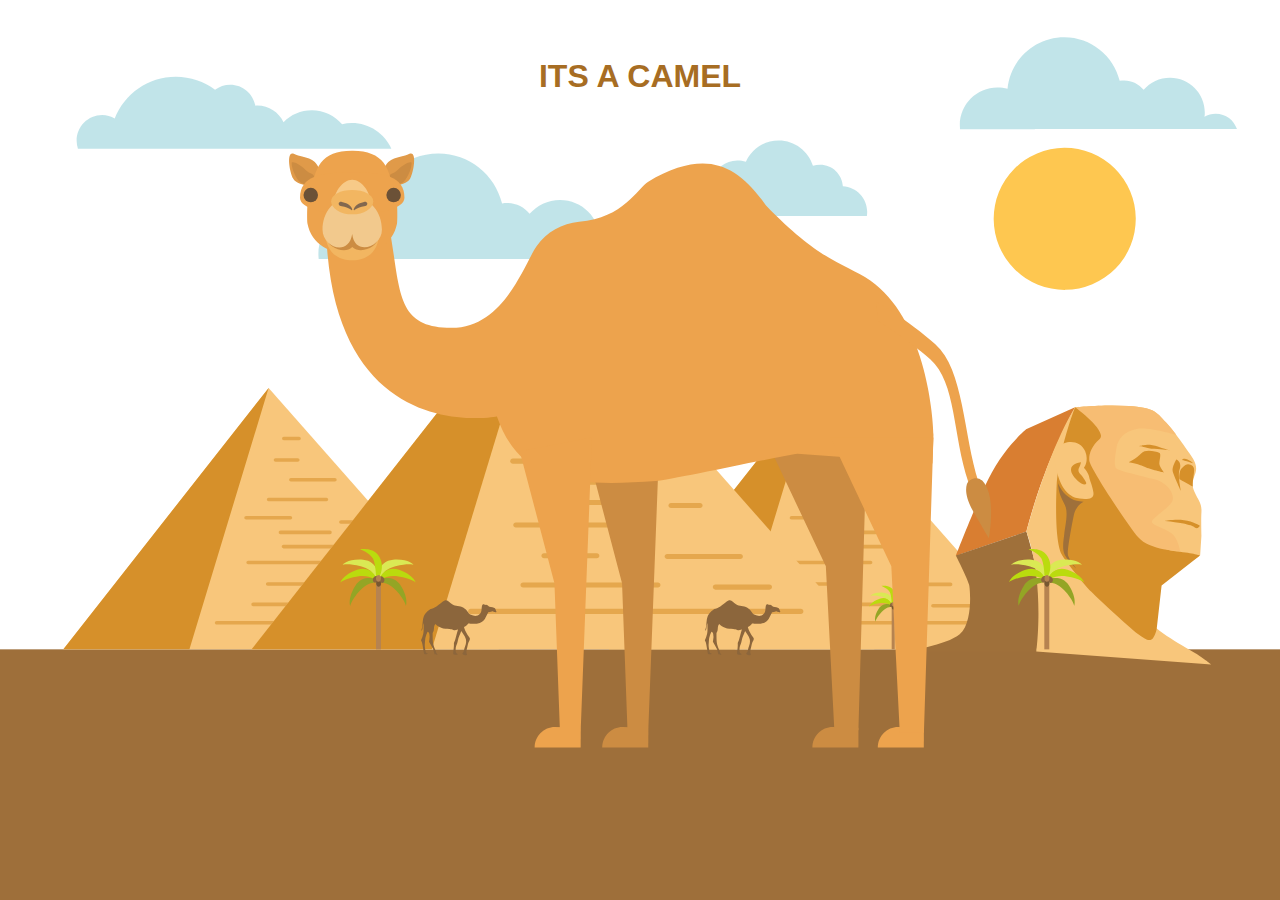
<file: index.html>
<!DOCTYPE HTML>
<html>

<head>
    <meta charset="UTF-8">
    <title>Its A Camel!</title>
    <link href="css/reset.css" rel="stylesheet" type="text/css">
    <link href="css/main.css" rel="stylesheet" type="text/css">
</head>
<body class="bg">

<!-- TESTING CSS GRID WITH A CAMEL -->

<div class="wrapper">
    <div class="box"></div>
    <div class="box">ITS A CAMEL</div>
    <div class="box"></div>
  </div>

  <div class="camel">
    <div class="box"><img src="images/camel.svg"></div>
  </div>

    <script src="js/main.js"></script>
</body>
</html>
</file>
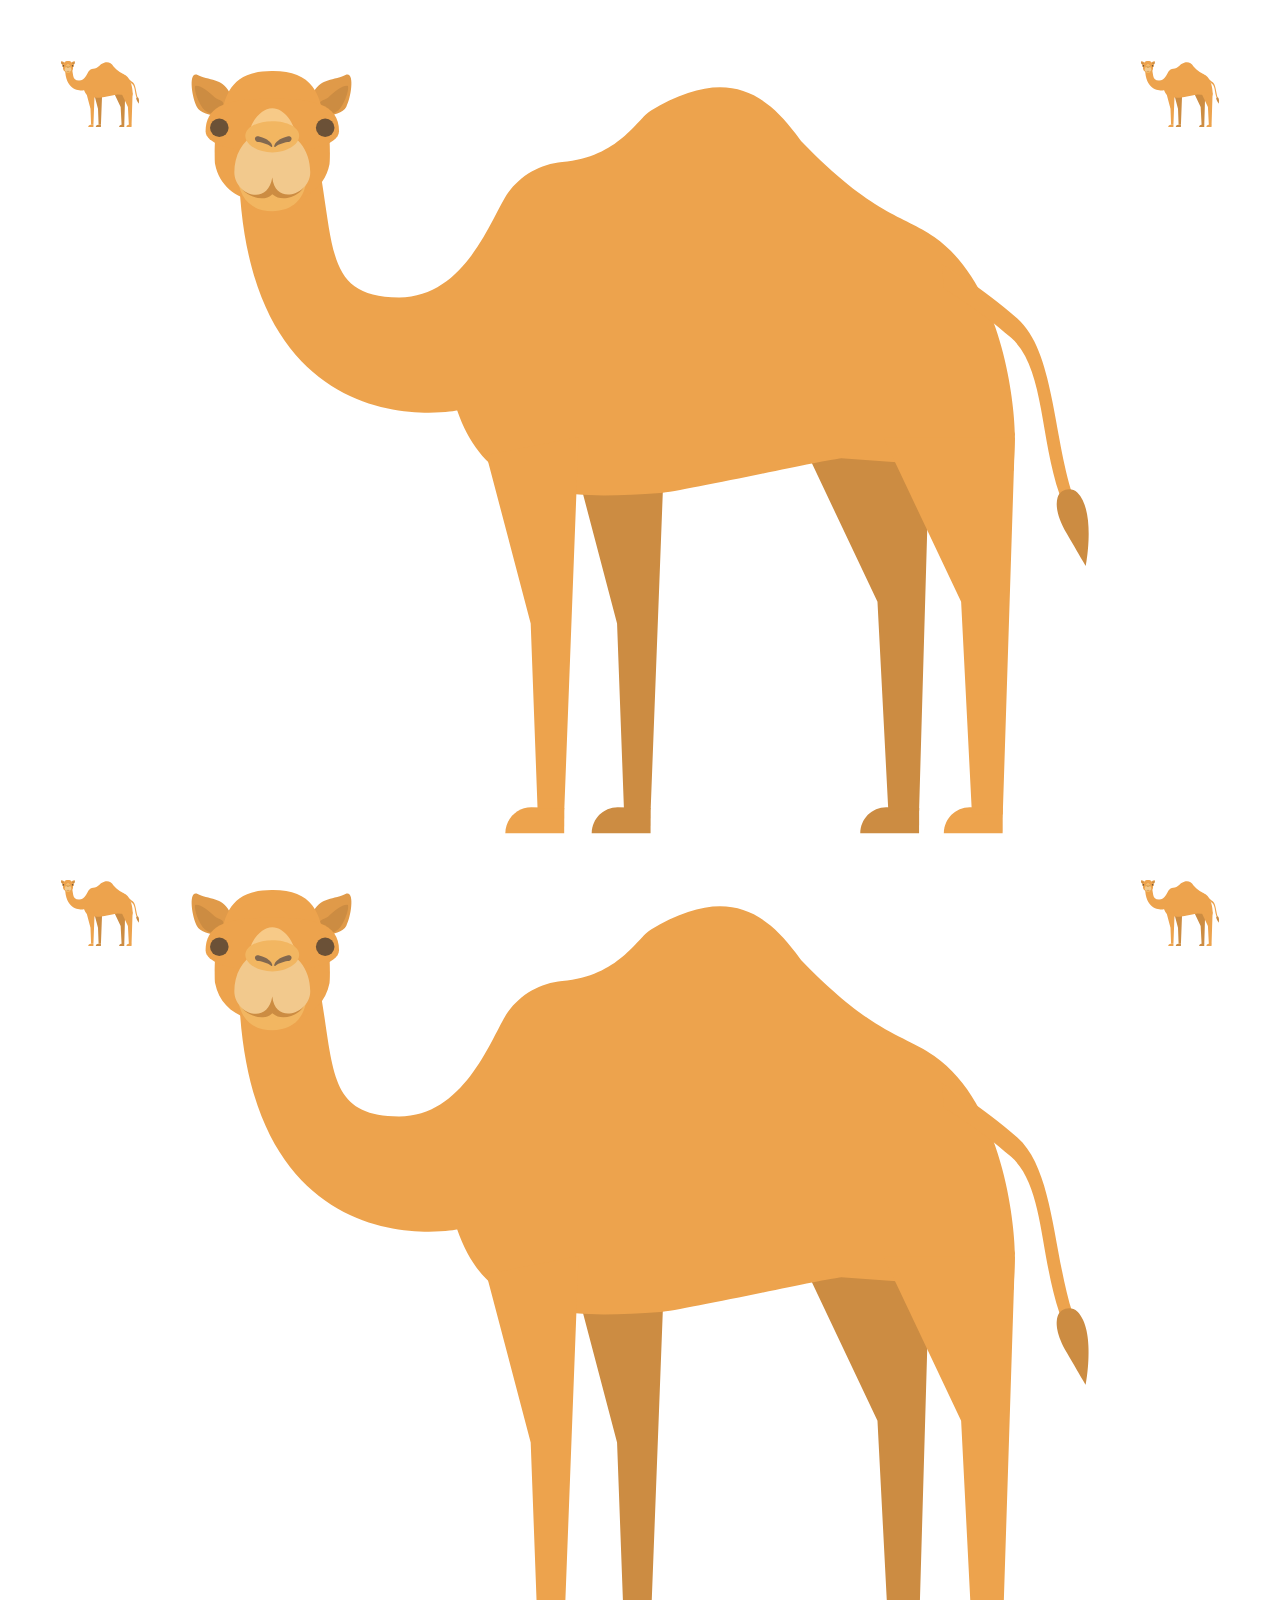
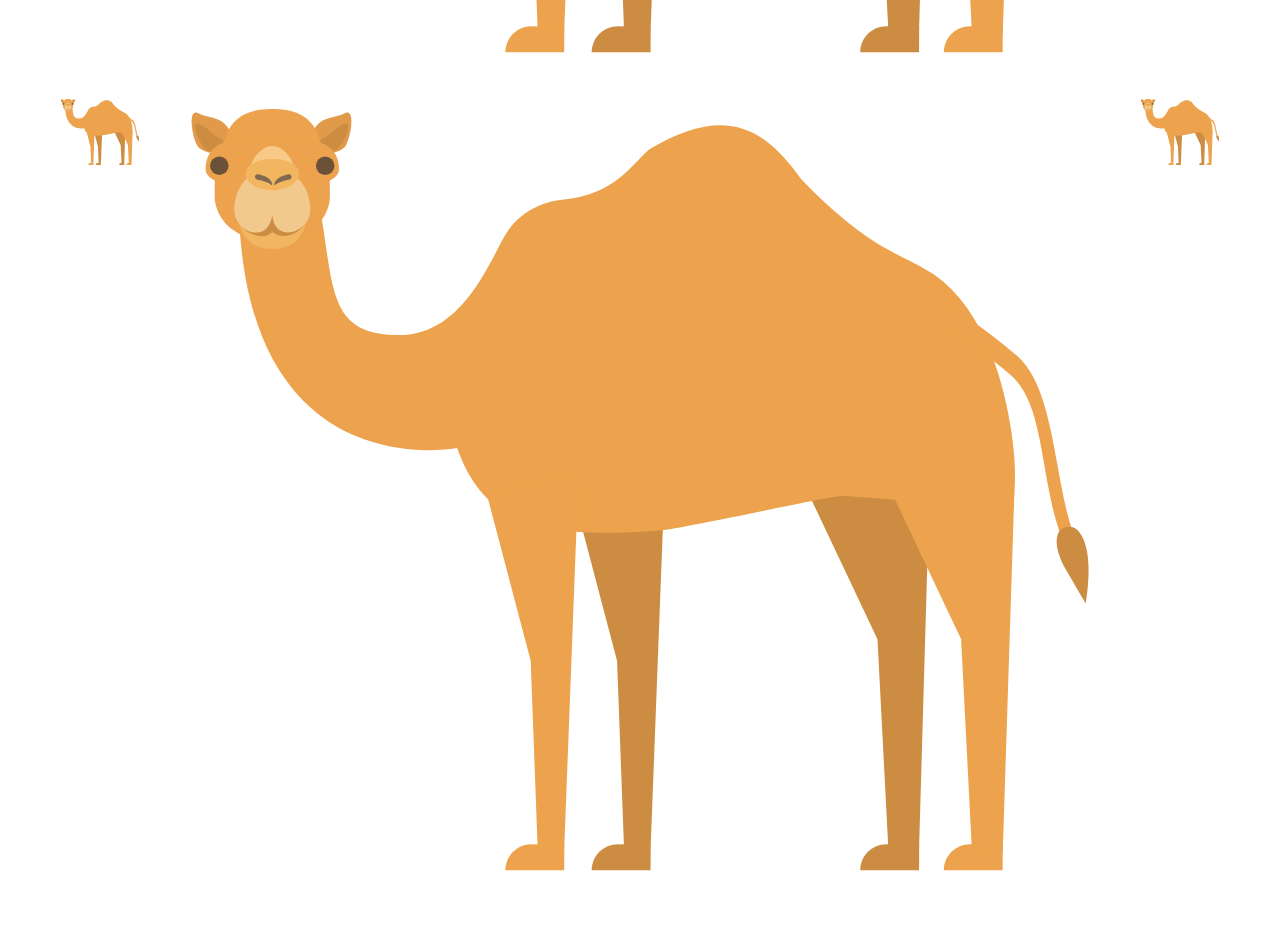
<file: camel-grid.html>
<!DOCTYPE HTML>
<html>

<head>
    <meta charset="UTF-8">
    <title>Its A Camel!</title>
    <link href="css/reset.css" rel="stylesheet" type="text/css">
    <link href="css/main.css" rel="stylesheet" type="text/css">
</head>
<body>

<!-- TESTING CSS GRID WITH A CAMEL -->

<div class="wrapper">
    <div class="box"><img src="images/camel.svg"></div>
    <div class="box"><img src="images/camel.svg"></div>
    <div class="box"><img src="images/camel.svg"></div>
        <div class="box"><img src="images/camel.svg"></div>
    <div class="box"><img src="images/camel.svg"></div>
    <div class="box"><img src="images/camel.svg"></div>
    <div class="box"><img src="images/camel.svg"></div>
    <div class="box"><img src="images/camel.svg"></div>
    <div class="box"><img src="images/camel.svg"></div>
  </div>

    <script src="js/main.js"></script>
</body>
</html>
</file>
<file: css/main.css>
@charset "UTF-8";
/* CSS Document */

body {
    margin: 40px;
}
.bg {
  background-image: url(../images/desert.svg);
  background-size: contain;
  background-repeat: no-repeat;
  background-color: #9e6f3a;
}

  /* TESTING CSS GRID WITH A CAMEL */
  
  .wrapper {
    display: grid;
    grid-template-columns: 10% 80% 10%;
  }
  
  .wrapper .box {
    color: rgb(167, 109, 35);
    font-family: Helvetica;
    font-weight:bold;
    border-radius: 2px;
    padding: 20px;
    font-size: 200%;
    text-align: center;
  }

  .camel {
    margin: 30px 20%;
    display: grid;
    grid-template-columns: 100%;
}
  
  .camel .box {
    border-radius: 2px;
    font-size: 150%;
  }

  /* img{ 
    transform-origin:50% 50%;
    animation:3.5s rotateLeft infinite linear; 
}

@keyframes rotateLeft{
    100%{ transform:rotate(-360deg); }
} */
</file>
